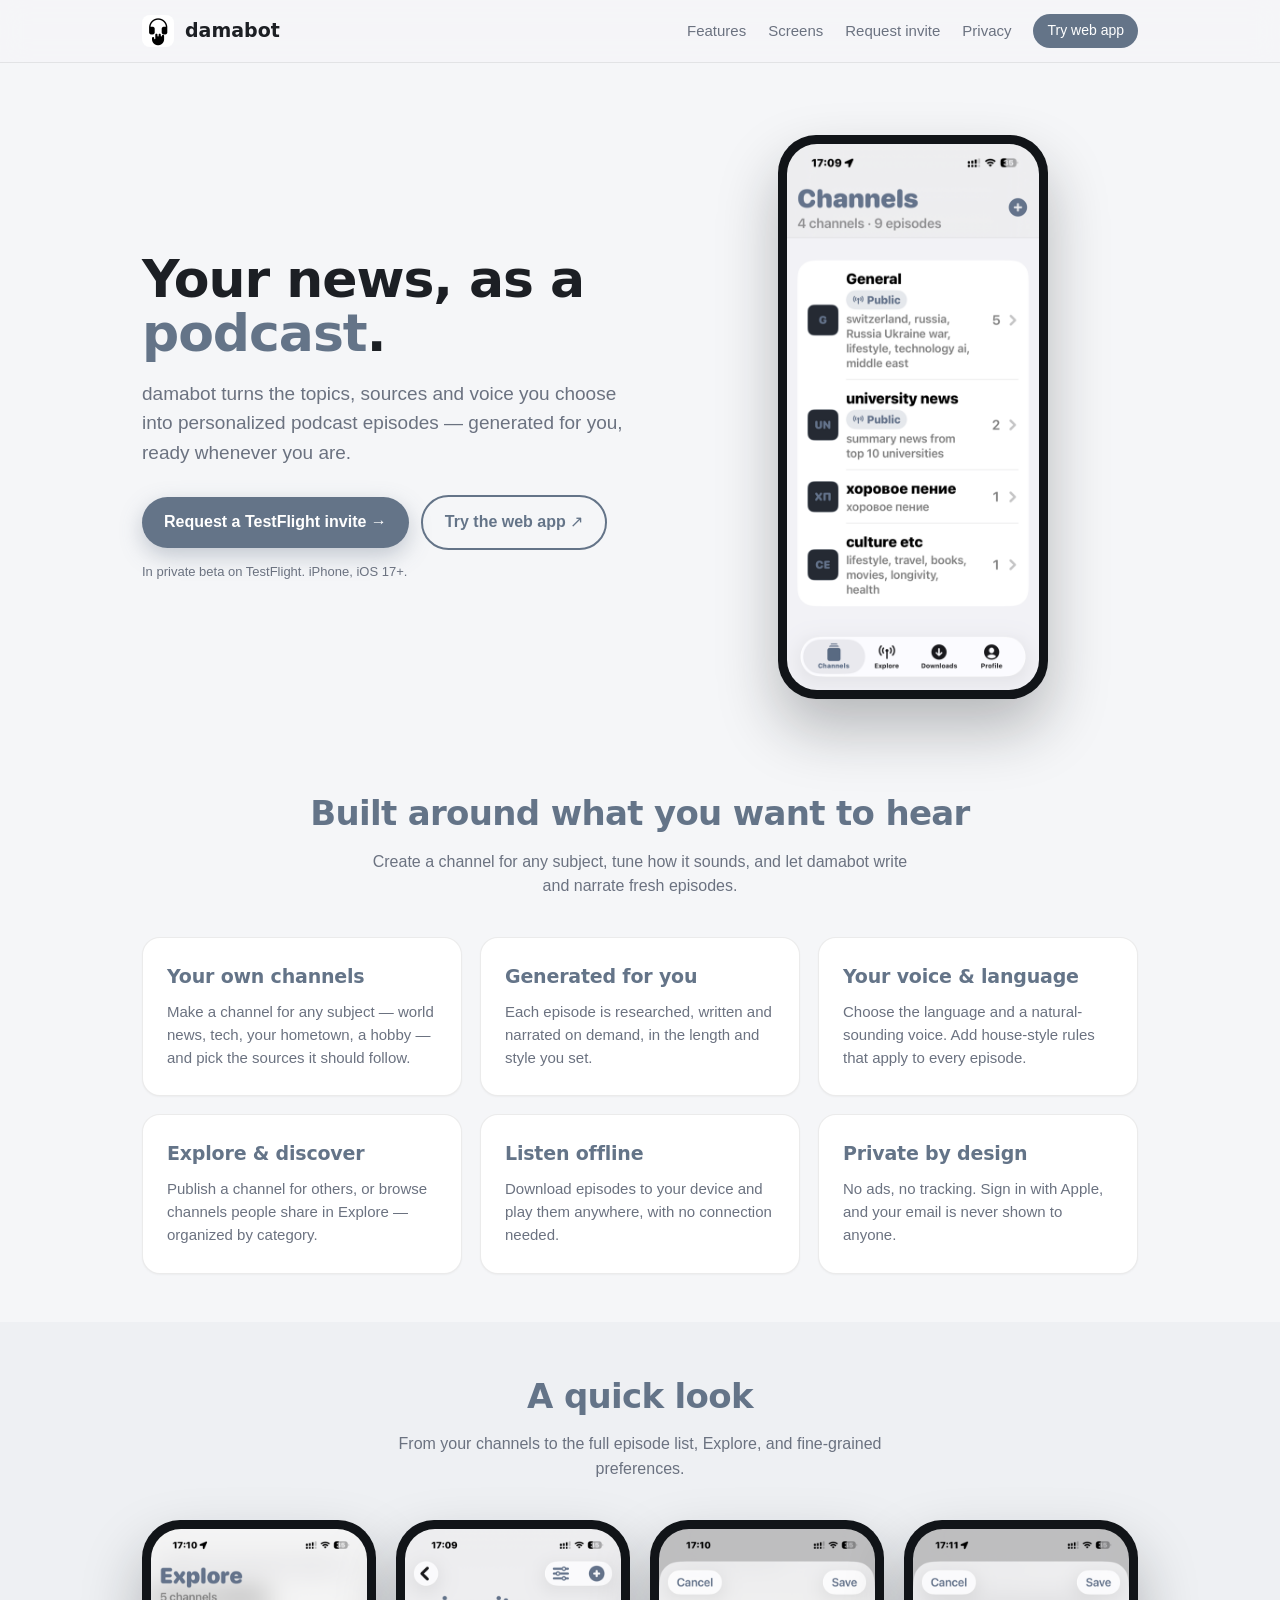
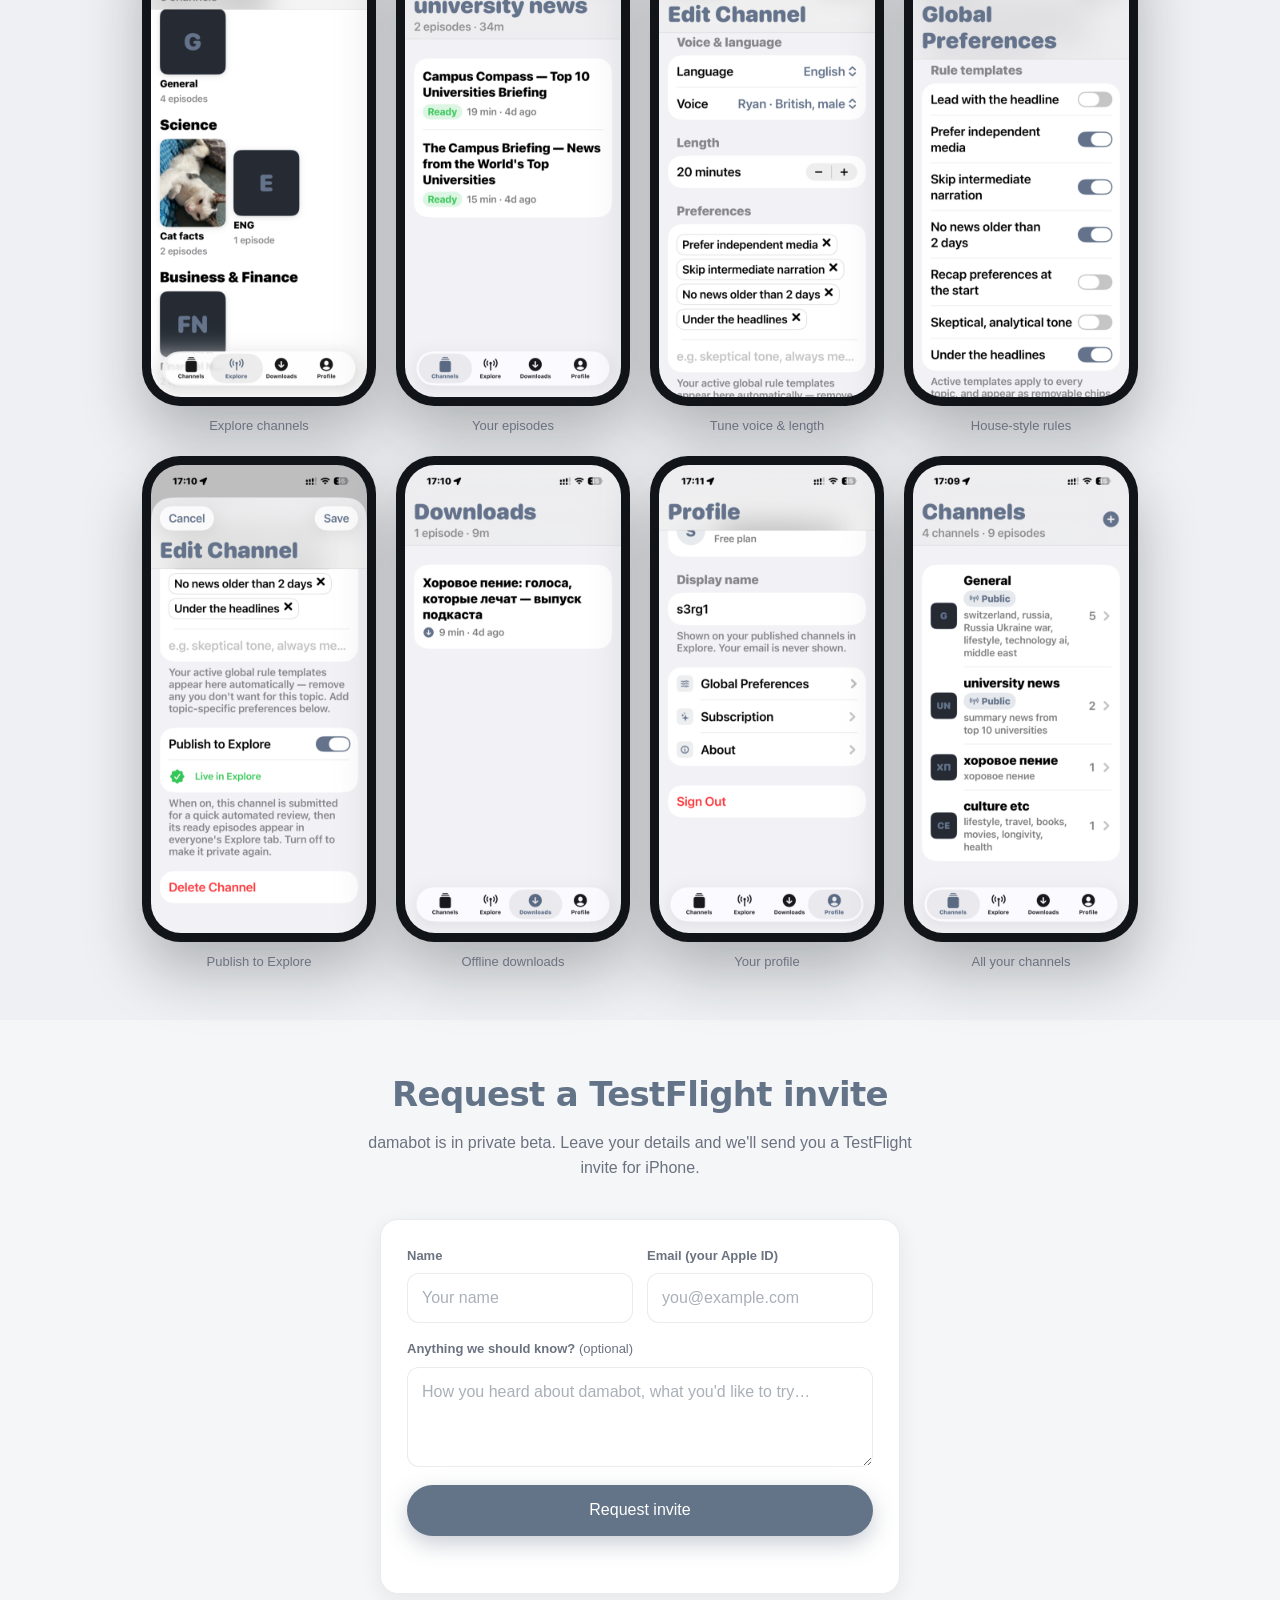
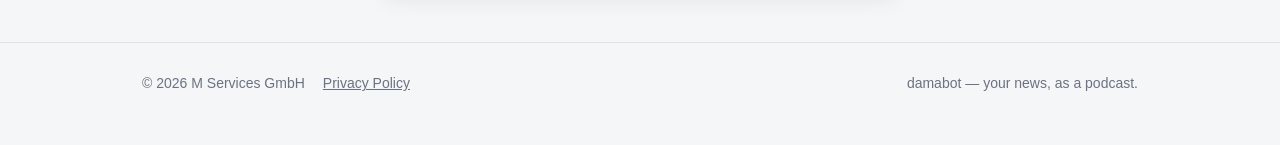
<file: index.html>
<!DOCTYPE html>
<html lang="en">
<head>
  <meta charset="UTF-8" />
  <meta name="viewport" content="width=device-width, initial-scale=1.0" />
  <title>damabot — your news, as a podcast</title>
  <meta name="description" content="damabot turns the topics, sources and voices you choose into personalized news podcasts, generated for you and ready to listen on the go." />
  <link rel="icon" type="image/png" sizes="32x32" href="img/favicon-32.png" />
  <link rel="icon" type="image/png" sizes="1024x1024" href="img/icon.png" />
  <link rel="apple-touch-icon" href="img/icon-180.png" />
  <meta property="og:title" content="damabot — your news, as a podcast" />
  <meta property="og:description" content="Personalized news podcasts, generated from the topics, sources and voices you choose." />
  <meta property="og:image" content="img/icon.png" />
  <link rel="stylesheet" href="style.css?v=5" />
</head>
<body>
  <header class="nav">
    <div class="wrap">
      <a class="brand" href="#top"><img src="img/icon.png" alt="damabot icon" /> damabot</a>
      <nav>
        <a href="#features">Features</a>
        <a href="#screens">Screens</a>
        <a href="#beta">Request invite</a>
        <a href="privacy.html">Privacy</a>
        <a href="https://mservice-ch.github.io/damabot-app/" class="nav-webapp">Try web app</a>
      </nav>
    </div>
  </header>

  <main id="top">
    <section class="hero">
      <div class="wrap">
        <div>
          <h1>Your news, as a <span class="accent">podcast</span>.</h1>
          <p class="lead">damabot turns the topics, sources and voice you choose into personalized
          podcast episodes — generated for you, ready whenever you are.</p>
          <div class="cta-group">
            <a class="cta" href="#beta">Request a TestFlight invite →</a>
            <a class="cta cta-secondary" href="https://mservice-ch.github.io/damabot-app/">Try the web app ↗</a>
          </div>
          <span class="cta-note">In private beta on TestFlight. iPhone, iOS 17+.</span>
        </div>
        <div class="hero-shot">
          <div class="phone"><img src="img/channels.png" alt="damabot Channels screen" /></div>
        </div>
      </div>
    </section>

    <section id="features">
      <div class="wrap">
        <h2 class="section-title">Built around what you want to hear</h2>
        <p class="section-sub">Create a channel for any subject, tune how it sounds, and let damabot
        write and narrate fresh episodes.</p>
        <div class="features">
          <div class="feature">
            <h3>Your own channels</h3>
            <p>Make a channel for any subject — world news, tech, your hometown, a hobby — and pick the sources it should follow.</p>
          </div>
          <div class="feature">
            <h3>Generated for you</h3>
            <p>Each episode is researched, written and narrated on demand, in the length and style you set.</p>
          </div>
          <div class="feature">
            <h3>Your voice &amp; language</h3>
            <p>Choose the language and a natural-sounding voice. Add house-style rules that apply to every episode.</p>
          </div>
          <div class="feature">
            <h3>Explore &amp; discover</h3>
            <p>Publish a channel for others, or browse channels people share in Explore — organized by category.</p>
          </div>
          <div class="feature">
            <h3>Listen offline</h3>
            <p>Download episodes to your device and play them anywhere, with no connection needed.</p>
          </div>
          <div class="feature">
            <h3>Private by design</h3>
            <p>No ads, no tracking. Sign in with Apple, and your email is never shown to anyone.</p>
          </div>
        </div>
      </div>
    </section>

    <section id="screens" style="background:#eef0f3;">
      <div class="wrap">
        <h2 class="section-title">A quick look</h2>
        <p class="section-sub">From your channels to the full episode list, Explore, and fine-grained preferences.</p>
        <div class="gallery">
          <figure><div class="phone"><img src="img/explore.png" alt="Explore screen" /></div><figcaption>Explore channels</figcaption></figure>
          <figure><div class="phone"><img src="img/episodes.png" alt="Episodes list" /></div><figcaption>Your episodes</figcaption></figure>
          <figure><div class="phone"><img src="img/edit-channel.png" alt="Channel editor" /></div><figcaption>Tune voice & length</figcaption></figure>
          <figure><div class="phone"><img src="img/preferences.png" alt="Global preferences" /></div><figcaption>House-style rules</figcaption></figure>
          <figure><div class="phone"><img src="img/publish.png" alt="Publish to Explore" /></div><figcaption>Publish to Explore</figcaption></figure>
          <figure><div class="phone"><img src="img/downloads.png" alt="Downloads" /></div><figcaption>Offline downloads</figcaption></figure>
          <figure><div class="phone"><img src="img/profile.png" alt="Profile" /></div><figcaption>Your profile</figcaption></figure>
          <figure><div class="phone"><img src="img/channels.png" alt="Channels" /></div><figcaption>All your channels</figcaption></figure>
        </div>
      </div>
    </section>

    <section id="beta">
      <div class="wrap">
        <h2 class="section-title">Request a TestFlight invite</h2>
        <p class="section-sub">damabot is in private beta. Leave your details and we'll send you a TestFlight invite for iPhone.</p>
        <form class="beta-form" id="betaForm" action="https://formsubmit.co/f3837d2e22599718520ee9d4a3652b2a" method="POST">
          <input type="hidden" name="_subject" value="damabot TestFlight request" />
          <input type="hidden" name="_captcha" value="false" />
          <input type="text" name="_honey" class="hp" tabindex="-1" autocomplete="off" aria-hidden="true" />
          <div class="row">
            <div class="field">
              <label for="bf-name">Name</label>
              <input id="bf-name" type="text" name="name" placeholder="Your name" required />
            </div>
            <div class="field">
              <label for="bf-email">Email (your Apple ID)</label>
              <input id="bf-email" type="email" name="email" placeholder="you@example.com" required />
            </div>
          </div>
          <div class="field">
            <label for="bf-note">Anything we should know? <span class="opt">(optional)</span></label>
            <textarea id="bf-note" name="note" rows="3" placeholder="How you heard about damabot, what you'd like to try…"></textarea>
          </div>
          <button type="submit" class="cta">Request invite</button>
          <p class="form-note" id="formNote" role="status"></p>
        </form>
      </div>
    </section>
  </main>

  <footer>
    <div class="wrap">
      <span>© 2026 M Services GmbH</span>
      <a href="privacy.html">Privacy Policy</a>
      <span class="sp">damabot — your news, as a podcast.</span>
    </div>
  </footer>

  <script>
    // Submit the beta request without leaving the page (FormSubmit AJAX endpoint).
    // Falls back to a normal POST (the form's action) if JavaScript is disabled.
    document.getElementById('betaForm').addEventListener('submit', async function (e) {
      e.preventDefault();
      var form = e.target, note = document.getElementById('formNote');
      if (form._honey.value) return;            // honeypot: ignore bots
      note.className = 'form-note'; note.textContent = 'Sending…';
      try {
        var res = await fetch('https://formsubmit.co/ajax/f3837d2e22599718520ee9d4a3652b2a', {
          method: 'POST',
          headers: { 'Content-Type': 'application/json', 'Accept': 'application/json' },
          body: JSON.stringify({
            name: form.name.value, email: form.email.value, note: form.note.value,
            _subject: 'damabot TestFlight request'
          })
        });
        if (!res.ok) throw new Error();
        form.reset();
        note.className = 'form-note ok';
        note.textContent = 'Thanks! We got your request and will send your TestFlight invite soon.';
      } catch (_) {
        note.className = 'form-note err';
        note.textContent = 'Something went wrong — please email contact@m-services.ch directly.';
      }
    });
  </script>
</body>
</html>
</file>
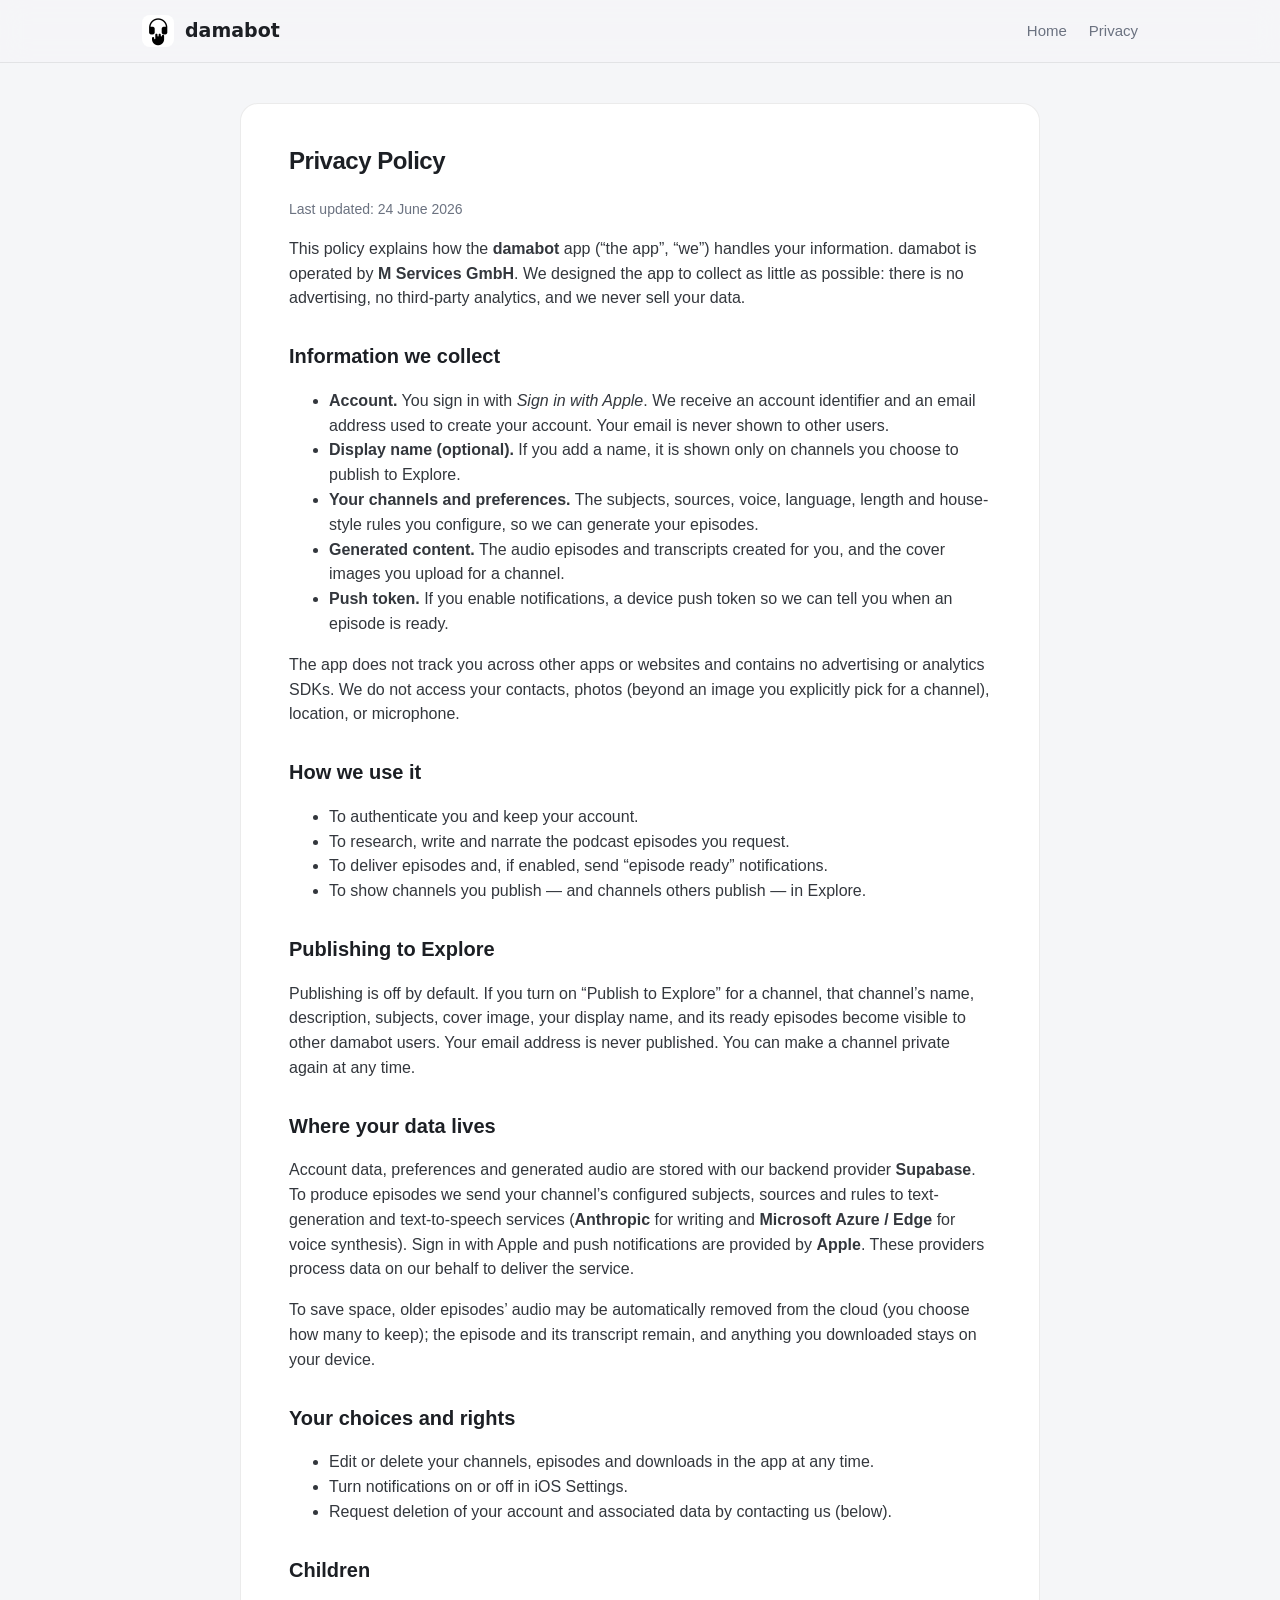
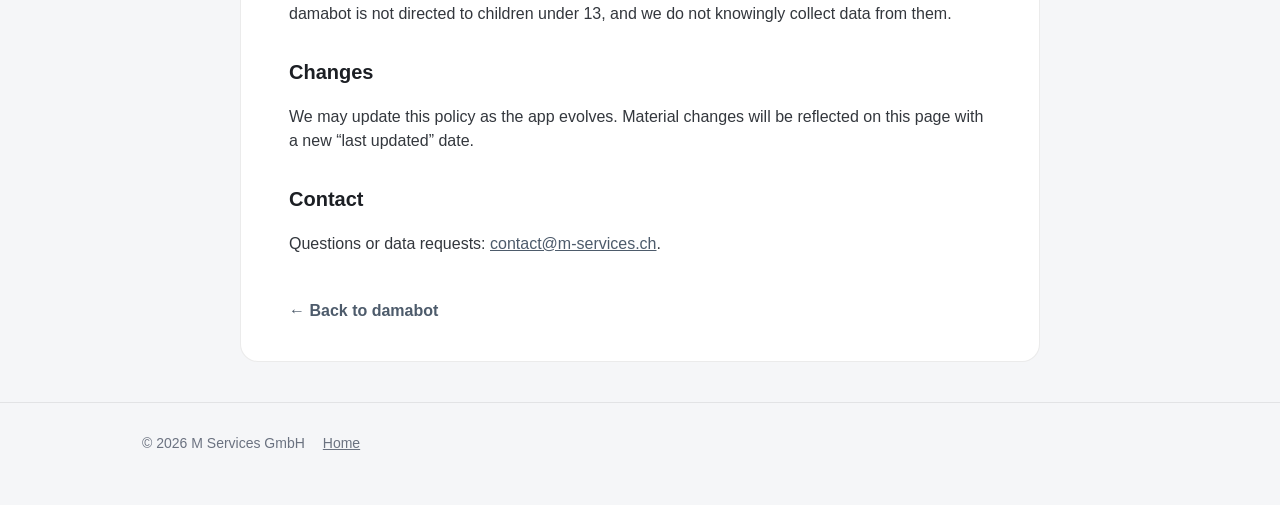
<file: privacy.html>
<!DOCTYPE html>
<html lang="en">
<head>
  <meta charset="UTF-8" />
  <meta name="viewport" content="width=device-width, initial-scale=1.0" />
  <title>Privacy Policy — damabot</title>
  <meta name="description" content="How the damabot app collects, uses and protects your data." />
  <link rel="icon" href="img/icon.png" />
  <link rel="stylesheet" href="style.css?v=3" />
</head>
<body>
  <header class="nav">
    <div class="wrap">
      <a class="brand" href="index.html"><img src="img/icon.png" alt="damabot icon" /> damabot</a>
      <nav><a href="index.html">Home</a><a href="privacy.html">Privacy</a></nav>
    </div>
  </header>

  <main class="wrap">
    <article class="legal">
      <h1>Privacy Policy</h1>
      <p class="updated">Last updated: 24 June 2026</p>

      <p>This policy explains how the <strong>damabot</strong> app (“the app”, “we”) handles your
      information. damabot is operated by <strong>M Services GmbH</strong>. We designed the app to
      collect as little as possible: there is no advertising, no third-party analytics, and we never
      sell your data.</p>

      <h2>Information we collect</h2>
      <ul>
        <li><strong>Account.</strong> You sign in with <em>Sign in with Apple</em>. We receive an
        account identifier and an email address used to create your account. Your email is never
        shown to other users.</li>
        <li><strong>Display name (optional).</strong> If you add a name, it is shown only on channels
        you choose to publish to Explore.</li>
        <li><strong>Your channels and preferences.</strong> The subjects, sources, voice, language,
        length and house-style rules you configure, so we can generate your episodes.</li>
        <li><strong>Generated content.</strong> The audio episodes and transcripts created for you,
        and the cover images you upload for a channel.</li>
        <li><strong>Push token.</strong> If you enable notifications, a device push token so we can
        tell you when an episode is ready.</li>
      </ul>
      <p>The app does not track you across other apps or websites and contains no advertising or
      analytics SDKs. We do not access your contacts, photos (beyond an image you explicitly pick for
      a channel), location, or microphone.</p>

      <h2>How we use it</h2>
      <ul>
        <li>To authenticate you and keep your account.</li>
        <li>To research, write and narrate the podcast episodes you request.</li>
        <li>To deliver episodes and, if enabled, send “episode ready” notifications.</li>
        <li>To show channels you publish — and channels others publish — in Explore.</li>
      </ul>

      <h2>Publishing to Explore</h2>
      <p>Publishing is off by default. If you turn on “Publish to Explore” for a channel, that
      channel’s name, description, subjects, cover image, your display name, and its ready episodes
      become visible to other damabot users. Your email address is never published. You can make a
      channel private again at any time.</p>

      <h2>Where your data lives</h2>
      <p>Account data, preferences and generated audio are stored with our backend provider
      <strong>Supabase</strong>. To produce episodes we send your channel’s configured subjects,
      sources and rules to text-generation and text-to-speech services
      (<strong>Anthropic</strong> for writing and <strong>Microsoft Azure / Edge</strong> for voice
      synthesis). Sign in with Apple and push notifications are provided by <strong>Apple</strong>.
      These providers process data on our behalf to deliver the service.</p>
      <p>To save space, older episodes’ audio may be automatically removed from the cloud (you choose
      how many to keep); the episode and its transcript remain, and anything you downloaded stays on
      your device.</p>

      <h2>Your choices and rights</h2>
      <ul>
        <li>Edit or delete your channels, episodes and downloads in the app at any time.</li>
        <li>Turn notifications on or off in iOS Settings.</li>
        <li>Request deletion of your account and associated data by contacting us (below).</li>
      </ul>

      <h2>Children</h2>
      <p>damabot is not directed to children under 13, and we do not knowingly collect data from
      them.</p>

      <h2>Changes</h2>
      <p>We may update this policy as the app evolves. Material changes will be reflected on this page
      with a new “last updated” date.</p>

      <h2>Contact</h2>
      <p>Questions or data requests: <a href="mailto:contact@m-services.ch">contact@m-services.ch</a>.</p>

      <a class="back" href="index.html">← Back to damabot</a>
    </article>
  </main>

  <footer>
    <div class="wrap">
      <span>© 2026 M Services GmbH</span>
      <a href="index.html">Home</a>
    </div>
  </footer>
</body>
</html>
</file>
<file: style.css>
:root {
  --accent: #647488;          /* app "slate" theme color */
  --accent-strong: #4d5b6b;
  --ink: #1c1f24;
  --muted: #6b7280;
  --bg: #f5f6f8;
  --card: #ffffff;
  --line: rgba(0,0,0,0.08);
  --radius: 18px;
  --maxw: 1040px;
  /* SF Rounded on Apple devices — matches the app's rounded, theme-colored titles. */
  --rounded: ui-rounded, "SF Pro Rounded", -apple-system, BlinkMacSystemFont, system-ui, sans-serif;
  font-synthesis: none;
}

* { box-sizing: border-box; }

html { scroll-behavior: smooth; }

body {
  margin: 0;
  font-family: -apple-system, BlinkMacSystemFont, "Segoe UI", Roboto, Helvetica, Arial, sans-serif;
  color: var(--ink);
  background: var(--bg);
  line-height: 1.55;
  -webkit-font-smoothing: antialiased;
}

a { color: var(--accent-strong); }

.wrap { max-width: var(--maxw); margin: 0 auto; padding: 0 22px; }

/* ---- Nav ---- */
.nav {
  position: sticky; top: 0; z-index: 10;
  backdrop-filter: saturate(180%) blur(14px);
  background: rgba(245,246,248,0.8);
  border-bottom: 1px solid var(--line);
}
.nav .wrap { display: flex; align-items: center; gap: 14px; height: 62px; }
.brand { display: flex; align-items: center; gap: 11px; font-family: var(--rounded); font-weight: 700; font-size: 19px; text-decoration: none; color: var(--ink); }
.brand img { width: 32px; height: 32px; border-radius: 8px; }
.nav nav { margin-left: auto; display: flex; gap: 22px; align-items: center; }
.nav nav a { text-decoration: none; color: var(--muted); font-weight: 500; font-size: 15px; }
.nav nav a:hover { color: var(--ink); }

/* ---- Hero ---- */
.hero { padding: 72px 0 40px; }
.hero .wrap { display: grid; grid-template-columns: 1.05fr 0.95fr; gap: 48px; align-items: center; }
.hero h1 { font-family: var(--rounded); font-size: clamp(34px, 5vw, 52px); line-height: 1.05; letter-spacing: -0.02em; margin: 0 0 18px; }
.hero h1 .accent { color: var(--accent); }
.hero p.lead { font-size: 19px; color: var(--muted); margin: 0 0 28px; max-width: 30em; }
.cta { display: inline-flex; align-items: center; gap: 9px; background: var(--accent); color: #fff; text-decoration: none;
  font-weight: 600; padding: 13px 22px; border-radius: 999px; box-shadow: 0 8px 22px rgba(100,116,136,0.35); }
.cta:hover { background: var(--accent-strong); }
.cta-note { display: block; margin-top: 12px; font-size: 13px; color: var(--muted); }
.cta-group { display: flex; flex-wrap: wrap; gap: 12px; align-items: center; }
.cta-secondary { background: transparent; color: var(--accent); border: 2px solid var(--accent); box-shadow: none; }
.cta-secondary:hover { background: var(--accent); color: #fff; }
.nav-webapp { background: var(--accent); color: #fff !important; padding: 6px 14px; border-radius: 999px; font-size: 14px !important; }

.hero-shot { justify-self: center; }
.phone { width: 270px; max-width: 70vw; border-radius: 38px; padding: 9px; background: #111418;
  box-shadow: 0 30px 60px rgba(20,24,30,0.28); }
.phone img { width: 100%; display: block; border-radius: 30px; }

/* ---- Sections ---- */
section { padding: 48px 0; }
.section-title { font-family: var(--rounded); text-align: center; font-size: clamp(26px, 3.6vw, 34px); letter-spacing: -0.02em; margin: 0 0 10px; color: var(--accent); }
.section-sub { text-align: center; color: var(--muted); margin: 0 auto 38px; max-width: 34em; }

/* ---- Features ---- */
.features { display: grid; grid-template-columns: repeat(3, 1fr); gap: 18px; }
.feature { background: var(--card); border: 1px solid var(--line); border-radius: var(--radius); padding: 24px 24px 26px;
  box-shadow: 0 1px 2px rgba(20,24,30,0.04); }
.feature h3 { font-family: var(--rounded); margin: 0 0 8px; font-size: 19px; font-weight: 700;
  letter-spacing: -0.01em; color: var(--accent); }
.feature p { margin: 0; color: var(--muted); font-size: 15px; }

/* ---- Gallery ---- */
.gallery { display: grid; grid-template-columns: repeat(4, 1fr); gap: 20px; }
.gallery figure { margin: 0; text-align: center; }
.gallery .phone { width: 100%; }
.gallery figcaption { margin-top: 10px; font-size: 13px; color: var(--muted); }

/* ---- Beta request form ---- */
.beta-form { max-width: 520px; margin: 0 auto; background: var(--card); border: 1px solid var(--line);
  border-radius: var(--radius); padding: 26px; box-shadow: 0 6px 22px rgba(20,24,30,0.07);
  display: flex; flex-direction: column; gap: 16px; }
.beta-form .row { display: flex; gap: 14px; }
.beta-form .field { flex: 1; display: flex; flex-direction: column; gap: 7px; min-width: 0; }
.beta-form label { font-size: 13px; font-weight: 600; color: var(--muted); }
.beta-form label .opt { font-weight: 400; }
.beta-form input, .beta-form textarea { font: inherit; padding: 12px 14px; border: 1px solid var(--line);
  border-radius: 12px; background: #fff; color: var(--ink); width: 100%; }
.beta-form input::placeholder, .beta-form textarea::placeholder { color: #aab0b8; }
.beta-form input:focus, .beta-form textarea:focus { outline: none; border-color: var(--accent);
  box-shadow: 0 0 0 3px rgba(100,116,136,0.18); }
.beta-form textarea { resize: vertical; min-height: 80px; }
.beta-form button { width: 100%; justify-content: center; border: 0; cursor: pointer; font: inherit; margin-top: 2px; }
.form-note { margin: 0; text-align: center; font-size: 14px; min-height: 1.1em; }
.form-note.ok { color: #1d7a4d; }
.form-note.err { color: #b3261e; }
.hp { position: absolute; left: -9999px; width: 1px; height: 1px; overflow: hidden; }

/* ---- Footer ---- */
footer { border-top: 1px solid var(--line); padding: 30px 0 50px; color: var(--muted); font-size: 14px; }
footer .wrap { display: flex; flex-wrap: wrap; gap: 8px 18px; align-items: center; }
footer a { color: var(--muted); }
footer .sp { margin-left: auto; }

/* ---- Legal page ---- */
.legal { background: var(--card); border: 1px solid var(--line); border-radius: var(--radius);
  padding: 38px clamp(20px, 5vw, 48px); margin: 40px auto; max-width: 800px; }
.legal h1 { margin-top: 0; letter-spacing: -0.02em; }
.legal h2 { margin-top: 30px; font-size: 20px; }
.legal p, .legal li { color: #33373d; }
.legal .updated { color: var(--muted); font-size: 14px; }
.back { display: inline-block; margin: 26px 0 0; text-decoration: none; font-weight: 600; }

@media (max-width: 860px) {
  .hero .wrap { grid-template-columns: 1fr; gap: 30px; text-align: center; }
  .hero p.lead { margin-left: auto; margin-right: auto; }
  .features { grid-template-columns: 1fr; }
  .gallery { grid-template-columns: repeat(2, 1fr); }
  .beta-form .row { flex-direction: column; }
  .nav nav { display: none; }
}
</file>
